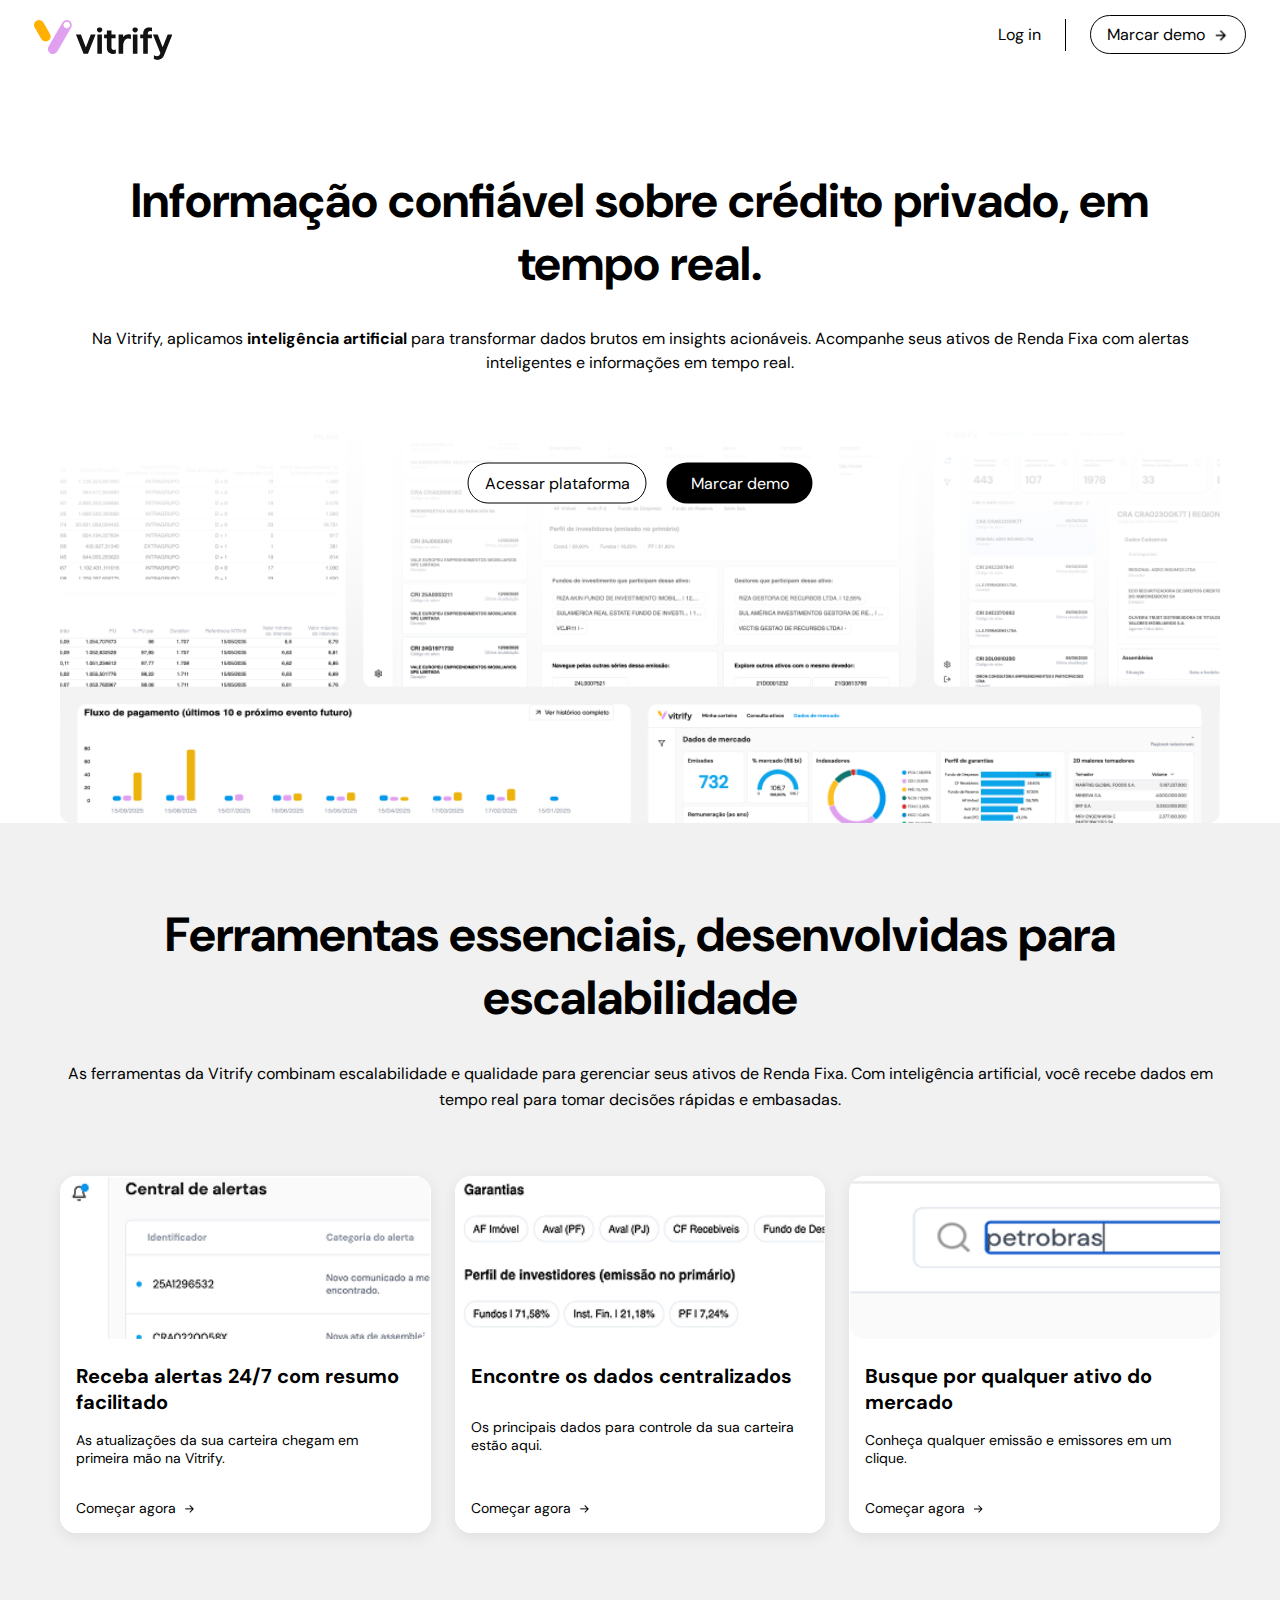
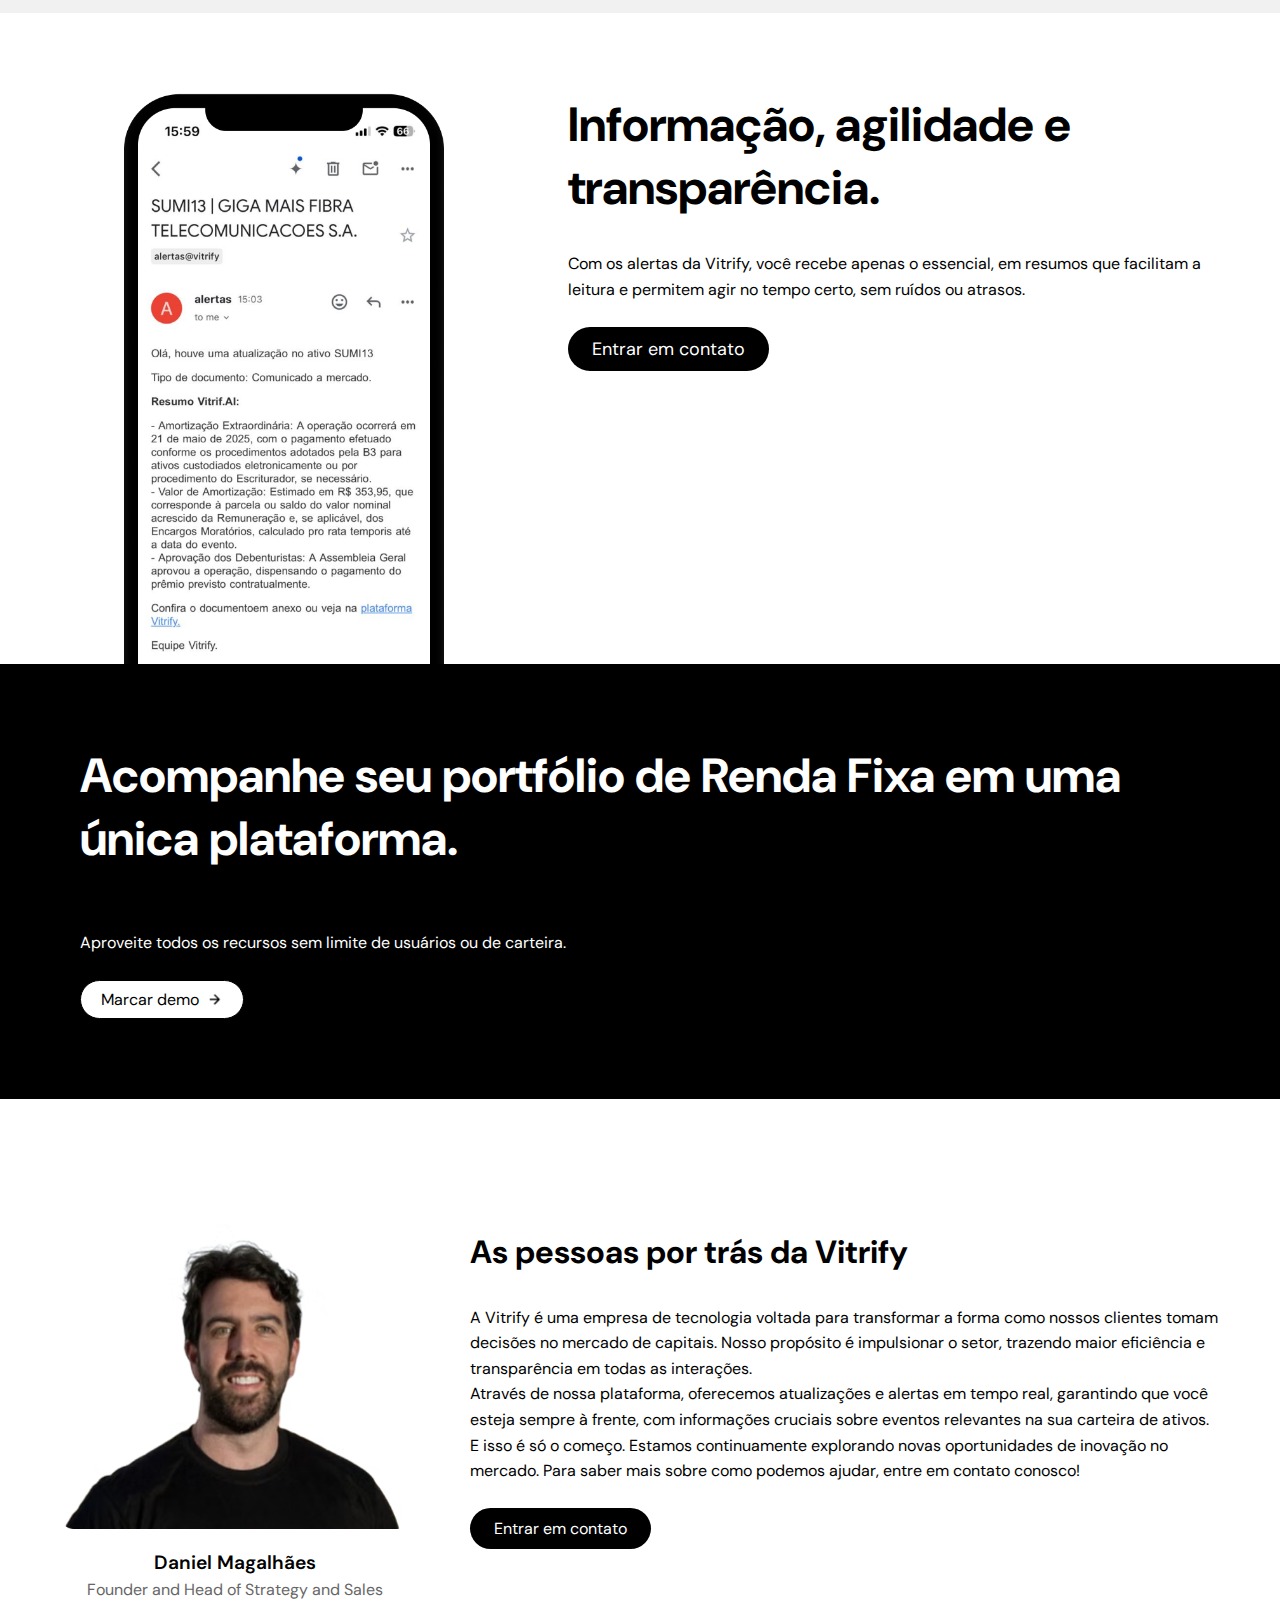
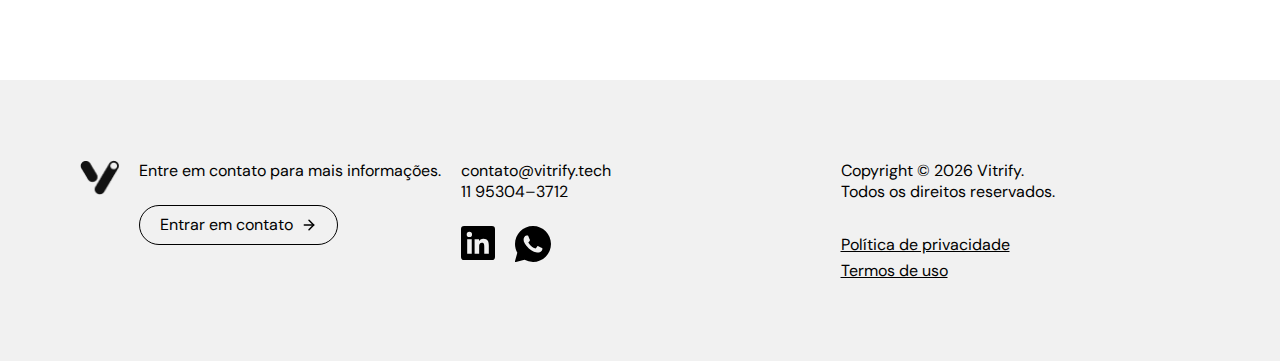
<file: index.html>
<!DOCTYPE html>
<html lang="pt-BR">
  <head>
    <meta charset="UTF-8" />
    <meta name="viewport" content="width=device-width, initial-scale=1.0" />
    <link rel="preconnect" href="https://fonts.googleapis.com" />
    <link rel="preconnect" href="https://fonts.googleapis.com" />
    <link rel="preconnect" href="https://fonts.gstatic.com" crossorigin />
    <link
      href="https://fonts.googleapis.com/css2?family=DM+Sans:ital,opsz,wght@0,9..40,100..1000;1,9..40,100..1000&family=Roboto:ital,wght@0,100..900;1,100..900&display=swap"
      rel="stylesheet"
    />
    <link rel="stylesheet" href="css/style.css" />
    <title>Vitrify</title>
    <link rel="icon" type="image/png" href="img/logoMark.svg" />
    <script src="carousel.js"></script>
    <script src="copywrite.js"></script>
  </head>
  <body>
    <section class="header">
      <a href="" class="logo-container">
        <img src="img/logo.svg" alt="logo vitrify" class="logo" />
        <img src="img/logoMark.svg" alt="logo vitrify" class="default-logo" />
      </a>
      <div class="header-buttons">
        <a
          class="login"
          href="https://app.vitrify.tech"
          target="_blank"
          rel="noopener noreferrer"
          >Log in</a
        >
        <div class="divider"></div>
        <a href="form.html" class="outline-button header-button"
          >Marcar demo<img
            class="cta-button-arrow"
            src="img/arrow-right.png"
            alt="Seta para a direita"
        /></a>
      </div>
    </section>

    <div class="hero">
      <h1 class="hero-title">
        Informação confiável sobre crédito privado, em tempo real.
      </h1>
      <p class="hero-subtitle">
        Na Vitrify, aplicamos <strong>inteligência artificial</strong> para
        transformar dados brutos em insights acionáveis. Acompanhe seus ativos
        de Renda Fixa com alertas inteligentes e informações em tempo real.
      </p>

      <div class="hero-buttons">
        <a href="form.html" class="hero-demo-button">Marcar demo</a>
        <a
          href="https://sua-plataforma.com"
          target="_blank"
          class="outline-button"
        >
          Acessar plataforma
        </a>
      </div>

      <div class="blurred-section-container">
        <div class="blurred-section">
          <img
            src="img/hero.png"
            alt="Blurred content"
            class="background-img"
          />
        </div>

        <div class="blur-overlay"></div>
        <div class="foreground-content">
          <div class="hero-buttons-foreground">
            <a href="form.html" class="hero-demo-button">Marcar demo</a>
            <a
              href="https://sua-plataforma.com"
              target="_blank"
              class="outline-button"
            >
              Acessar plataforma
            </a>
          </div>
        </div>
      </div>
    </div>

    <div class="text-content">
      <p class="text-content-title">
        Ferramentas essenciais, desenvolvidas para escalabilidade
      </p>
      <p class="text-content-subtitle">
        As ferramentas da Vitrify combinam escalabilidade e qualidade para
        gerenciar seus ativos de Renda Fixa. Com inteligência artificial, você
        recebe dados em tempo real para tomar decisões rápidas e embasadas.
      </p>

      <div class="cards-grid">
        <div class="alert-card">
          <div class="card-image-container">
            <img src="img/card1.png" alt="Alerta 1" class="card-image" />
            <img
              src="img/card1_tablet.png"
              alt="Alerta 1"
              class="card-image-tablet"
            />
            <img
              src="img/alert-desktop-1.png"
              alt="Alerta 1"
              class="card-image-desktop"
            />
          </div>
          <div class="card-text-container">
            <h2 class="card-title">
              Receba alertas 24/7 com resumo facilitado
            </h2>
            <p class="card-text">
              As atualizações da sua carteira chegam em primeira mão na Vitrify.
            </p>
            <a href="#" class="card-link"
              >Começar agora
              <span class="card-link-icon"
                ><img
                  src="img/short-arrow.png"
                  alt="Seta para a direita" /></span
            ></a>
          </div>
        </div>

        <div class="alert-card">
          <div class="card-image-container">
            <img src="img/card2.png" alt="Alerta 1" class="card-image" />
            <img
              src="img/card2_tablet.png"
              alt="Alerta 2"
              class="card-image-tablet"
            />
            <img
              src="img/alert-desktop-2.png"
              alt="Alerta 1"
              class="card-image-desktop"
            />
          </div>
          <div class="card-text-container">
            <h2 class="card-title">Encontre os dados centralizados</h2>
            <p class="card-text">
              Os principais dados para controle da sua carteira estão aqui.
            </p>
            <a href="#" class="card-link"
              >Começar agora
              <span class="card-link-icon"
                ><img
                  src="img/short-arrow.png"
                  alt="Seta para a direita" /></span
            ></a>
          </div>
        </div>

        <div class="alert-card">
          <div class="card-image-container">
            <img src="img/card3.png" alt="Relatórios" class="card-image" />
            <img
              src="img/card3_tablet.png"
              alt="Alerta 1"
              class="card-image-tablet"
            />
            <img
              src="img/alert-desktop-3.png"
              alt="Alerta 1"
              class="card-image-desktop"
            />
          </div>

          <div class="card-text-container">
            <h2 class="card-title">Busque por qualquer ativo do mercado</h2>
            <p class="card-text">
              Conheça qualquer emissão e emissores em um clique.
            </p>
            <a href="#" class="card-link"
              >Começar agora
              <span class="card-link-icon"
                ><img
                  src="img/rightArrow.svg"
                  alt="Seta para a direita" /></span
            ></a>
          </div>
        </div>
      </div>
    </div>

    <div class="text-content text-container-alert">
      <div class="text-container">
        <h2 class="text-content-title-alerts">
          Informação, agilidade e transparência.
        </h2>
        <p class="text-content-subtitle-alerts">
          Com os alertas da Vitrify, você recebe apenas o essencial, em resumos
          que facilitam a leitura e permitem agir no tempo certo, sem ruídos ou
          atrasos.
        </p>

        <div class="alert-cta-button">
          <a class="hero-demo-button alert-button" href="form.html"
            >Entrar em contato</a
          >
        </div>
      </div>

      <div class="alerts-img-container">
        <img src="img/iPhone.png" alt="mobile_alerts" class="mobile-alerts" />
      </div>
    </div>

    <div class="text-content-cta">
      <p class="text-content-cta-title">
        Acompanhe seu portfólio de Renda Fixa em uma única plataforma.
      </p>
      <p class="text-content-cta-subtitle">
        Aproveite todos os recursos sem limite de usuários ou de carteira.
      </p>
      <div class="text-content-cta-button">
        <a href="form.html" target="_blank" class="outline-button button-cta"
          >Marcar demo
          <img
            class="cta-button-arrow"
            src="img/arrow-right.png"
            alt="Seta para a direita"
        /></a>
      </div>
    </div>

    <div class="carousel-container">
      <div class="carousel-left">
        <img
          id="carousel-img"
          src="https://via.placeholder.com/350x350.png?text=Pessoa+1"
          alt="Pessoa"
        />
        <div class="carousel-name" id="carousel-name">Edson Lopes</div>
        <div class="carousel-role" id="carousel-role">Co-founder and CEO</div>
      </div>

      <div class="carousel-right">
        <h2 class="carousel-title">As pessoas por trás da Vitrify</h2>
        <p id="carousel-text" class="carousel-text">
          A Vitrify é uma empresa de tecnologia voltada para transformar a forma
          como nossos clientes tomam decisões no mercado de capitais. Nosso
          propósito é impulsionar o setor, trazendo maior eficiência e
          transparência em todas as interações.
        </p>
        <p id="carousel-text" class="carousel-text">
          Através de nossa plataforma, oferecemos atualizações e alertas em
          tempo real, garantindo que você esteja sempre à frente, com
          informações cruciais sobre eventos relevantes na sua carteira de
          ativos.
        </p>

        <p id="carousel-text" class="carousel-text">
          E isso é só o começo. Estamos continuamente explorando novas
          oportunidades de inovação no mercado. Para saber mais sobre como
          podemos ajudar, entre em contato conosco!
        </p>
        <div class="carousel-button">
          <a class="hero-demo-button" href="form.html">Entrar em contato</a>
        </div>
      </div>
    </div>

    <footer class="footer">
      <div class="footer-content">
        <div class="footer-col-logo logo-col">
          <img
            src="img/vitri-logo.png"
            alt="Vitrify Logo"
            class="footer-logo-1"
          />
          <img
            src="img/footer-logo-2.png"
            alt="Vitrify Logo"
            class="footer-logo-2"
          />
        </div>

        <div class="footer-col contact-col">
          <p class="contact-text">Entre em contato para mais informações.</p>
          <div class="footer-button">
            <a href="form.html" class="outline-button button-cta">
              Entrar em contato
              <img src="img/arrow-right-black.svg" alt="Seta para a direita" />
            </a>
          </div>
        </div>

        <div class="footer-col-info info-col">
          <p class="email">contato@vitrify.tech</p>
          <p class="phone">11 95304–3712</p>
          <div class="social-icons">
            <a
              href="https://www.linkedin.com/company/vitrify"
              target="_blank"
              aria-label="LinkedIn"
              class="social-icon"
            >
              <img src="img/in.svg" alt="LinkedIn" />
            </a>
            <a
              href="https://wa.me/5511953043712"
              target="_blank"
              aria-label="WhatsApp"
              class="social-icon"
            >
              <img src="img/whatsapp.svg" alt="WhatsApp" />
            </a>
          </div>
        </div>

        <div class="footer-col-legal legal-col">
          <div class="legal-links">
            <a class="legal-link" href="privacy.html"
              >Política de privacidade</a
            >
            <a class="legal-link" href="terms.html">Termos de uso</a>
          </div>
          <div>
            <p class="copyright">
              Copyright © <span id="year"></span> Vitrify.
            </p>
            <p class="rights">Todos os direitos reservados.</p>
          </div>
        </div>
      </div>
    </footer>
  </body>
</html>
</file>
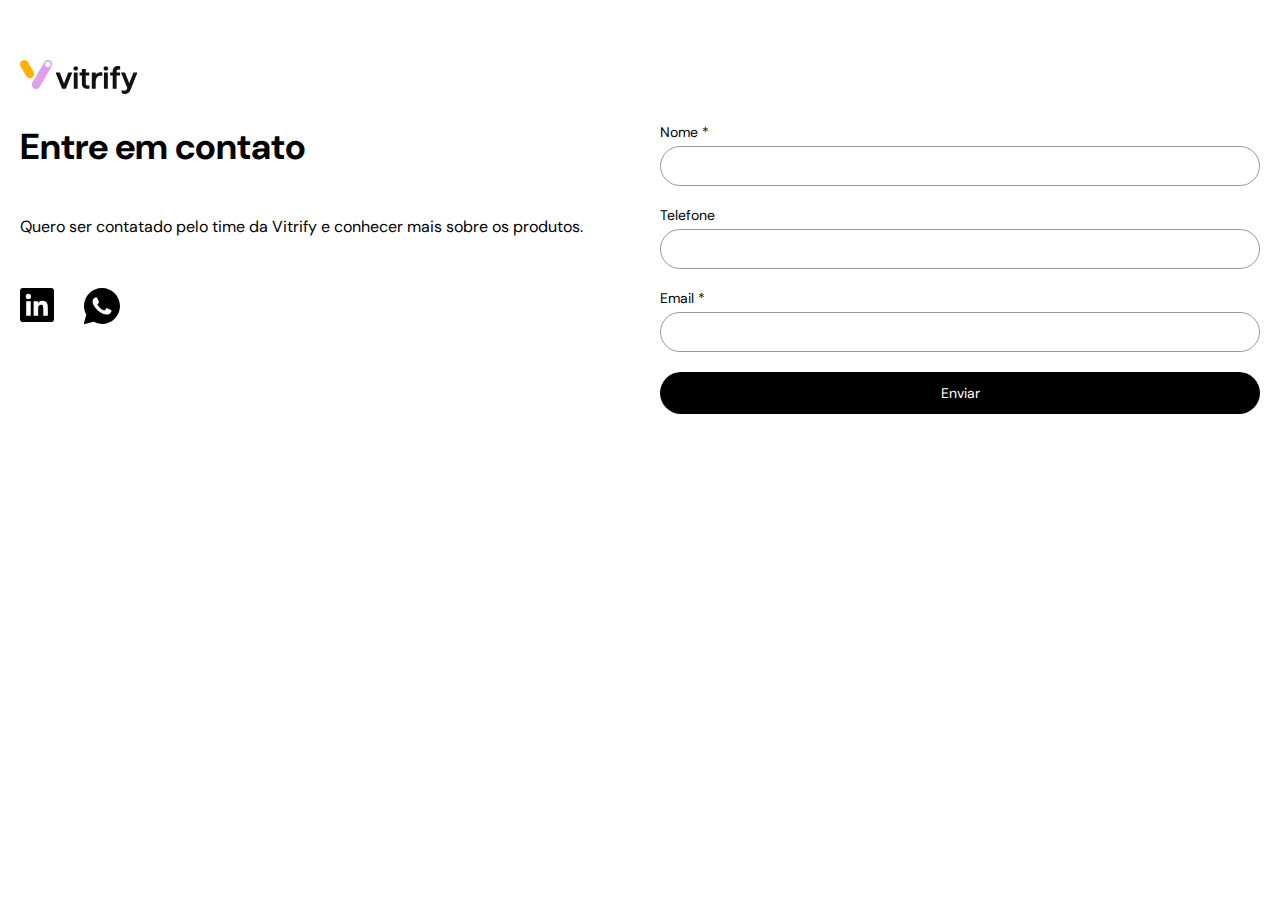
<file: form.html>
<!DOCTYPE html>
<html lang="pt-BR">
  <head>
    <meta charset="UTF-8" />
    <meta name="viewport" content="width=device-width, initial-scale=1.0" />
    <link rel="preconnect" href="https://fonts.googleapis.com" />
    <link rel="preconnect" href="https://fonts.googleapis.com" />
    <link rel="preconnect" href="https://fonts.gstatic.com" crossorigin />
    <link
      href="https://fonts.googleapis.com/css2?family=DM+Sans:ital,opsz,wght@0,9..40,100..1000;1,9..40,100..1000&family=Roboto:ital,wght@0,100..900;1,100..900&display=swap"
      rel="stylesheet"
    />
    <link rel="stylesheet" href="css/form.css" />
    <link rel="icon" type="image/png" href="img/logoMark.svg" />

    <script src="form-handler.js"></script>
    <title>Marcar Demo | Vitrify</title>
  </head>
  <body>
    <div class="container">
      <section class="header">
        <a href="index.html">
          <img src="img/logo.svg" alt="logo vitrify" height="34" />
        </a>
      </section>

      <section class="contact-section">
        <div class="contact-text">
          <h1 class="form-title">Entre em contato</h1>
          <p>
            Quero ser contatado pelo time da Vitrify e conhecer mais sobre os
            produtos.
          </p>

          <div class="social-icons">
            <a
              href="https://www.linkedin.com/company/vitrify"
              target="_blank"
              aria-label="LinkedIn"
              class="social-icon"
            >
              <img src="img/in.svg" alt="LinkedIn" />
            </a>
            <a
              href="https://wa.me/5511953043712"
              target="_blank"
              aria-label="WhatsApp"
              class="social-icon"
            >
              <img src="img/whatsapp.svg" alt="WhatsApp" />
            </a>
          </div>
        </div>

        <div class="contact-form">
          <form id="contact-form" action="#" method="post">
            <label for="nome">Nome *</label>
            <input type="text" id="nome" name="nome" required />

            <label for="telefone">Telefone</label>
            <input type="tel" id="telefone" name="telefone" />

            <label for="email">Email *</label>
            <input type="email" id="email" name="email" required />

            <button type="submit">Enviar</button>
          </form>
        </div>

        <p
          id="form-message"
          style="display: none; color: green; margin-top: 1rem"
        >
          Obrigado! Seu contato foi recebido.
        </p>
      </section>
    </div>
  </body>
</html>
</file>
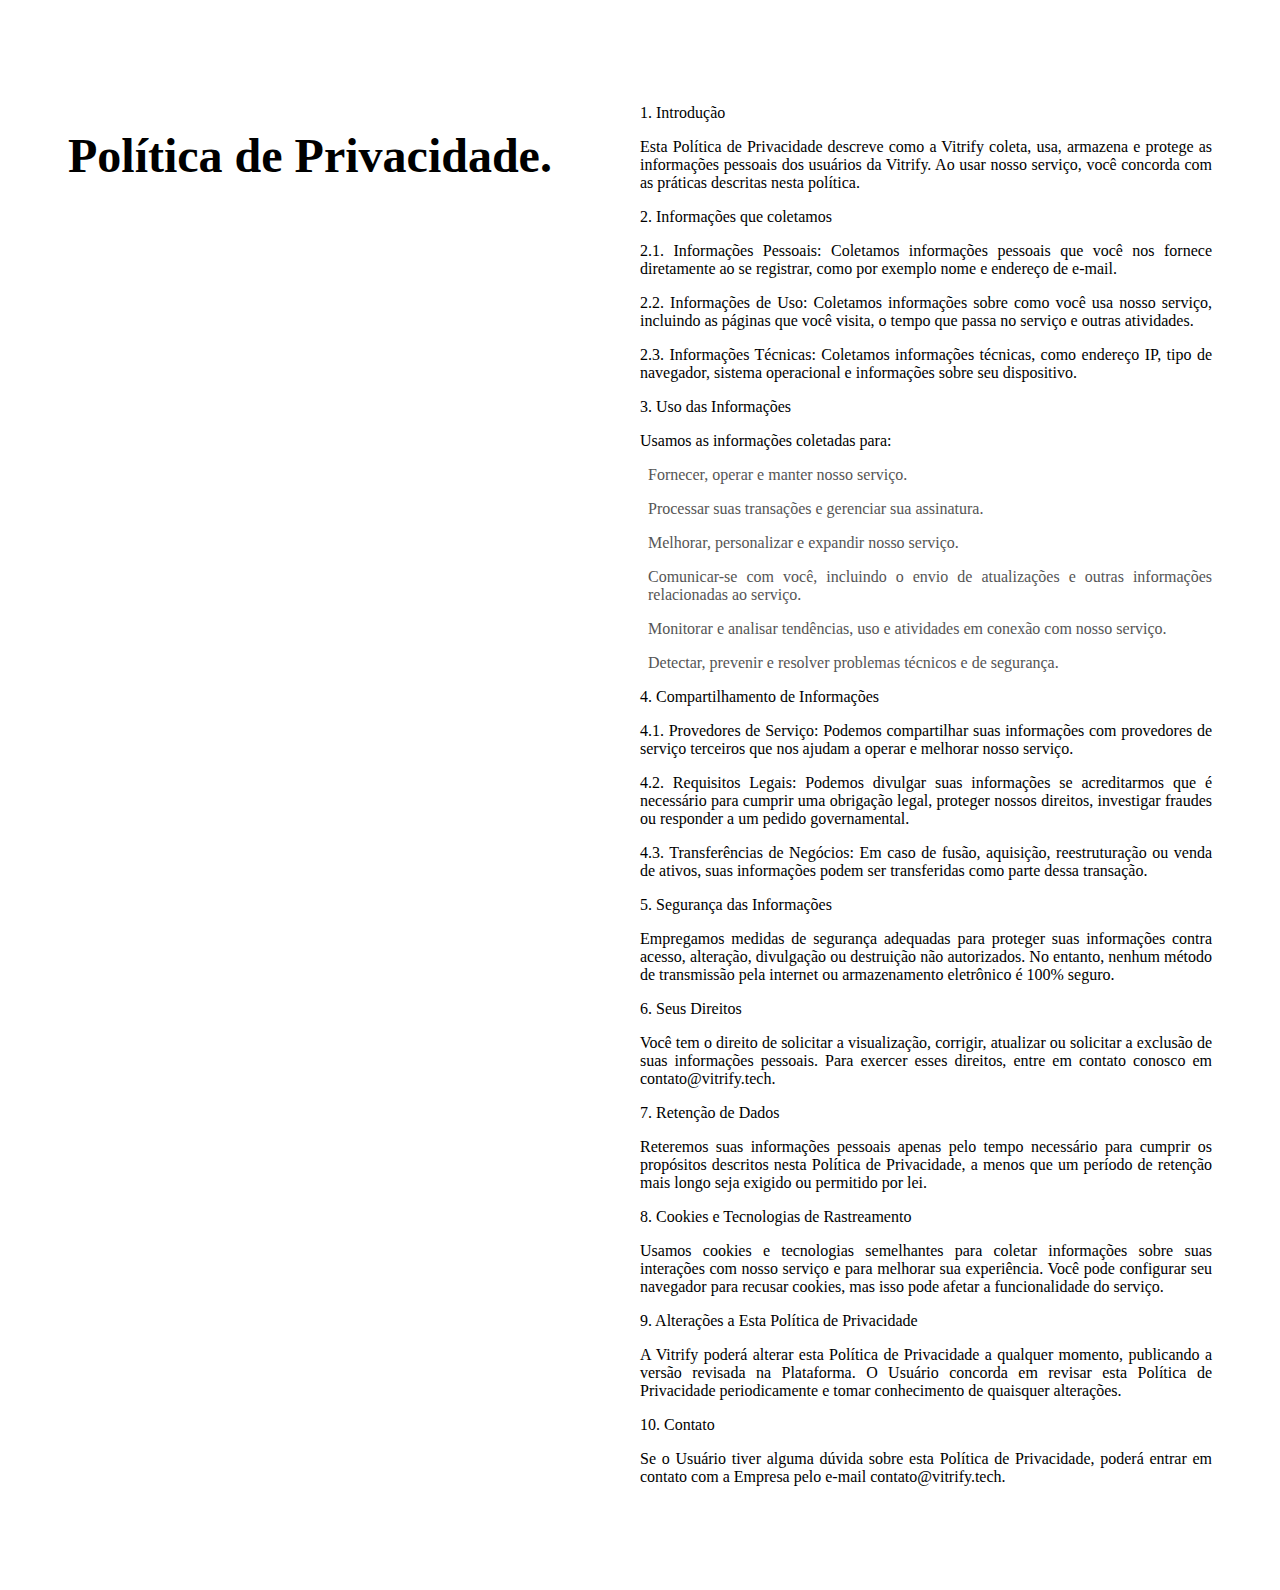
<file: privacy.html>
<!DOCTYPE html>
<html lang="pt-BR">
  <head>
    <meta charset="UTF-8" />
    <meta name="viewport" content="width=device-width, initial-scale=1.0" />
    <link rel="stylesheet" href="css/terms-policy.css" />
    <link rel="icon" type="image/png" href="img/logoMark.svg" />
    <title>Vitrify</title>
  </head>
  <body>
    <div class="container-terms-policy">
      <section>
        <h2 class="title-terms-policy">Política de Privacidade.</h2>
      </section>
      <section class="main-section-terms-policy">
        <div class="card">
          <p class="card-text">1. Introdução</p>
          <p class="card-text">
            Esta Política de Privacidade descreve como a Vitrify coleta, usa,
            armazena e protege as informações pessoais dos usuários da Vitrify.
            Ao usar nosso serviço, você concorda com as práticas descritas nesta
            política.
          </p>
        </div>

        <div class="card">
          <p class="card-text">2. Informações que coletamos</p>
          <p class="card-text">
            2.1. Informações Pessoais: Coletamos informações pessoais que você
            nos fornece diretamente ao se registrar, como por exemplo nome e
            endereço de e-mail.
          </p>
          <p class="card-text">
            2.2. Informações de Uso: Coletamos informações sobre como você usa
            nosso serviço, incluindo as páginas que você visita, o tempo que
            passa no serviço e outras atividades.
          </p>
          <p class="card-text">
            2.3. Informações Técnicas: Coletamos informações técnicas, como
            endereço IP, tipo de navegador, sistema operacional e informações
            sobre seu dispositivo.
          </p>
        </div>

        <div class="card">
          <p class="card-text">3. Uso das Informações</p>
          <p class="card-text">Usamos as informações coletadas para:</p>
          <ul class="card-list">
            <li>Fornecer, operar e manter nosso serviço.</li>
            <li>Processar suas transações e gerenciar sua assinatura.</li>
            <li>Melhorar, personalizar e expandir nosso serviço.</li>
            <li>
              Comunicar-se com você, incluindo o envio de atualizações e outras
              informações relacionadas ao serviço.
            </li>
            <li>
              Monitorar e analisar tendências, uso e atividades em conexão com
              nosso serviço.
            </li>
            <li>
              Detectar, prevenir e resolver problemas técnicos e de segurança.
            </li>
          </ul>
        </div>

        <div class="card">
          <p class="card-text">4. Compartilhamento de Informações</p>
          <p class="card-text">
            4.1. Provedores de Serviço: Podemos compartilhar suas informações
            com provedores de serviço terceiros que nos ajudam a operar e
            melhorar nosso serviço.
          </p>
          <p class="card-text">
            4.2. Requisitos Legais: Podemos divulgar suas informações se
            acreditarmos que é necessário para cumprir uma obrigação legal,
            proteger nossos direitos, investigar fraudes ou responder a um
            pedido governamental.
          </p>
          <p class="card-text">
            4.3. Transferências de Negócios: Em caso de fusão, aquisição,
            reestruturação ou venda de ativos, suas informações podem ser
            transferidas como parte dessa transação.
          </p>
        </div>

        <div class="card">
          <p class="card-text">5. Segurança das Informações</p>
          <p class="card-text">
            Empregamos medidas de segurança adequadas para proteger suas
            informações contra acesso, alteração, divulgação ou destruição não
            autorizados. No entanto, nenhum método de transmissão pela internet
            ou armazenamento eletrônico é 100% seguro.
          </p>
        </div>

        <div class="card">
          <p class="card-text">6. Seus Direitos</p>
          <p class="card-text">
            Você tem o direito de solicitar a visualização, corrigir, atualizar
            ou solicitar a exclusão de suas informações pessoais. Para exercer
            esses direitos, entre em contato conosco em contato@vitrify.tech.
          </p>
        </div>

        <div class="card">
          <p class="card-text">7. Retenção de Dados</p>
          <p class="card-text">
            Reteremos suas informações pessoais apenas pelo tempo necessário
            para cumprir os propósitos descritos nesta Política de Privacidade,
            a menos que um período de retenção mais longo seja exigido ou
            permitido por lei.
          </p>
        </div>

        <div class="card">
          <p class="card-text">8. Cookies e Tecnologias de Rastreamento</p>
          <p class="card-text">
            Usamos cookies e tecnologias semelhantes para coletar informações
            sobre suas interações com nosso serviço e para melhorar sua
            experiência. Você pode configurar seu navegador para recusar
            cookies, mas isso pode afetar a funcionalidade do serviço.
          </p>
        </div>

        <div class="card">
          <p class="card-text">9. Alterações a Esta Política de Privacidade</p>
          <p class="card-text">
            A Vitrify poderá alterar esta Política de Privacidade a qualquer
            momento, publicando a versão revisada na Plataforma. O Usuário
            concorda em revisar esta Política de Privacidade periodicamente e
            tomar conhecimento de quaisquer alterações.
          </p>
        </div>

        <div class="card">
          <p class="card-text">10. Contato</p>
          <p class="card-text">
            Se o Usuário tiver alguma dúvida sobre esta Política de Privacidade,
            poderá entrar em contato com a Empresa pelo e-mail
            contato@vitrify.tech.
          </p>
        </div>
      </section>
    </div>
  </body>
</html>
</file>
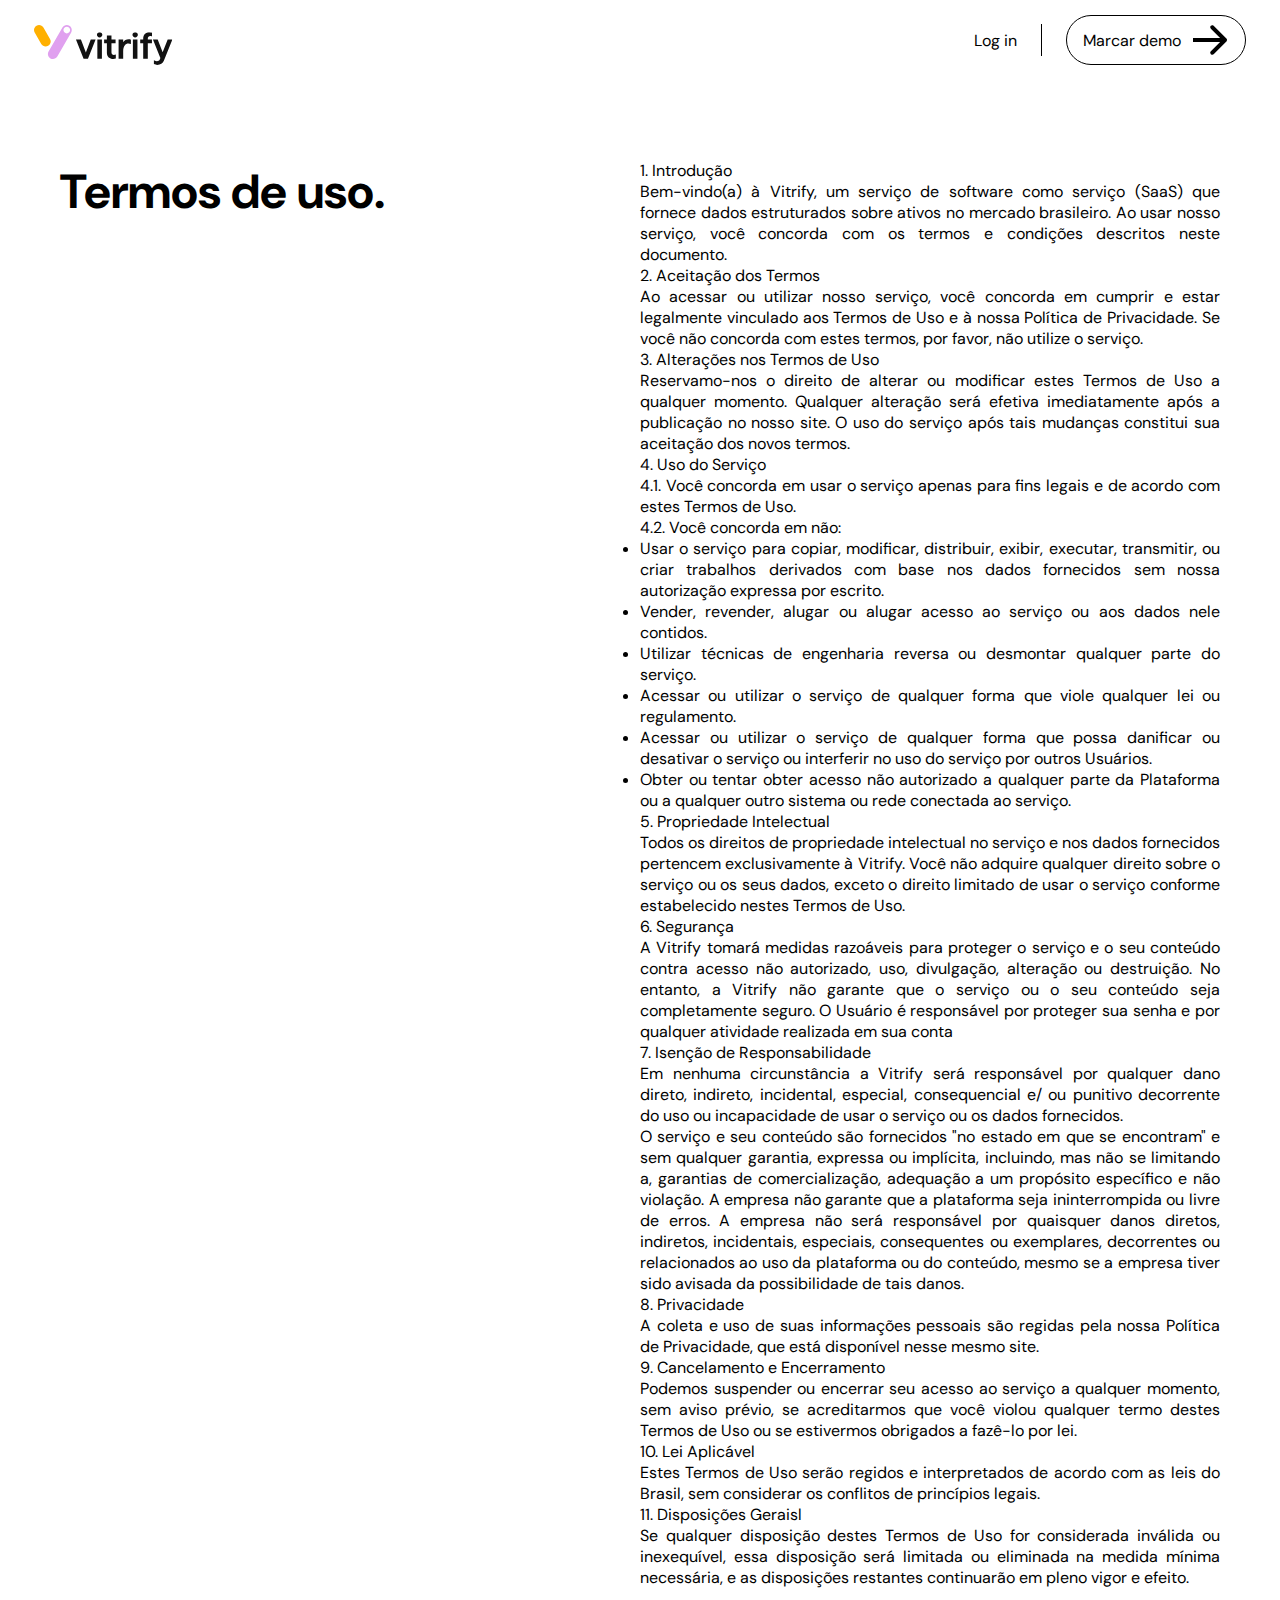
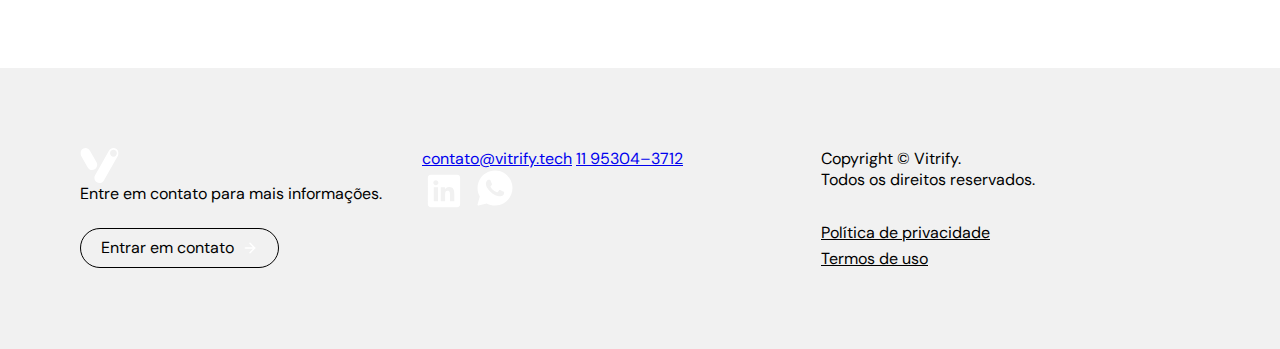
<file: terms.html>
<!DOCTYPE html>
<html lang="pt-BR">
  <head>
    <meta charset="UTF-8" />
    <meta name="viewport" content="width=device-width, initial-scale=1.0" />
    <link rel="preconnect" href="https://fonts.googleapis.com" />
    <link rel="preconnect" href="https://fonts.googleapis.com" />
    <link rel="preconnect" href="https://fonts.gstatic.com" crossorigin />
    <link
      href="https://fonts.googleapis.com/css2?family=DM+Sans:ital,opsz,wght@0,9..40,100..1000;1,9..40,100..1000&family=Roboto:ital,wght@0,100..900;1,100..900&display=swap"
      rel="stylesheet"
    />
    <link rel="stylesheet" href="css/style.css" />
    <link rel="stylesheet" href="css/terms-policy.css" />
    <link rel="icon" type="image/png" href="img/logoMark.svg" />
    <title>Vitrify</title>
  </head>
  <body>
    <section class="header">
      <a href="index.html" class="logo-container">
        <img src="img/logo.svg" alt="logo vitrify" class="logo" />
        <img src="img/logoMark.svg" alt="logo vitrify" class="default-logo" />
      </a>
      <div class="header-buttons">
        <a
          class="login"
          href="https://app.vitrify.tech"
          target="_blank"
          rel="noopener noreferrer"
          >Log in</a
        >
        <div class="divider"></div>
        <a href="form.html" class="outline-button header-button"
          >Marcar demo<img
            src="img/arrow.png"
            class="arrow arrow-header"
            alt="Seta para a direita"
          />
        </a>
      </div>
    </section>

    <div class="container-terms-policy">
      <section class="width-limit-terms">
        <h2 class="title-terms-policy">Termos de uso.</h2>
      </section>
      <section class="main-section-terms-policy">
        <div class="card">
          <p class="terms-policy-text">1. Introdução</p>
          <p class="terms-policy-text">
            Bem-vindo(a) à Vitrify, um serviço de software como serviço (SaaS)
            que fornece dados estruturados sobre ativos no mercado brasileiro.
            Ao usar nosso serviço, você concorda com os termos e condições
            descritos neste documento.
          </p>
        </div>

        <div class="card">
          <p class="terms-policy-text">2. Aceitação dos Termos</p>
          <p class="terms-policy-text">
            Ao acessar ou utilizar nosso serviço, você concorda em cumprir e
            estar legalmente vinculado aos Termos de Uso e à nossa Política de
            Privacidade. Se você não concorda com estes termos, por favor, não
            utilize o serviço.
          </p>
        </div>

        <div class="card">
          <p class="terms-policy-text">3. Alterações nos Termos de Uso</p>
          <p class="terms-policy-text">
            Reservamo-nos o direito de alterar ou modificar estes Termos de Uso
            a qualquer momento. Qualquer alteração será efetiva imediatamente
            após a publicação no nosso site. O uso do serviço após tais mudanças
            constitui sua aceitação dos novos termos.
          </p>
        </div>

        <div class="card">
          <p class="terms-policy-text">4. Uso do Serviço</p>
          <p class="terms-policy-text">
            4.1. Você concorda em usar o serviço apenas para fins legais e de
            acordo com estes Termos de Uso.
          </p>
          <p class="terms-policy-text">4.2. Você concorda em não:</p>
          <ul class="terms-policy-list">
            <li>
              Usar o serviço para copiar, modificar, distribuir, exibir,
              executar, transmitir, ou criar trabalhos derivados com base nos
              dados fornecidos sem nossa autorização expressa por escrito.
            </li>
            <li>
              Vender, revender, alugar ou alugar acesso ao serviço ou aos dados
              nele contidos.
            </li>
            <li>
              Utilizar técnicas de engenharia reversa ou desmontar qualquer
              parte do serviço.
            </li>
            <li>
              Acessar ou utilizar o serviço de qualquer forma que viole qualquer
              lei ou regulamento.
            </li>

            <li>
              Acessar ou utilizar o serviço de qualquer forma que possa
              danificar ou desativar o serviço ou interferir no uso do serviço
              por outros Usuários.
            </li>
            <li>
              Obter ou tentar obter acesso não autorizado a qualquer parte da
              Plataforma ou a qualquer outro sistema ou rede conectada ao
              serviço.
            </li>
          </ul>
        </div>

        <div class="card">
          <p class="terms-policy-text">5. Propriedade Intelectual</p>
          <p class="terms-policy-text">
            Todos os direitos de propriedade intelectual no serviço e nos dados
            fornecidos pertencem exclusivamente à Vitrify. Você não adquire
            qualquer direito sobre o serviço ou os seus dados, exceto o direito
            limitado de usar o serviço conforme estabelecido nestes Termos de
            Uso.
          </p>
        </div>

        <div class="card">
          <p class="terms-policy-text">6. Segurança</p>
          <p class="terms-policy-text">
            A Vitrify tomará medidas razoáveis para proteger o serviço e o seu
            conteúdo contra acesso não autorizado, uso, divulgação, alteração ou
            destruição. No entanto, a Vitrify não garante que o serviço ou o seu
            conteúdo seja completamente seguro. O Usuário é responsável por
            proteger sua senha e por qualquer atividade realizada em sua conta
          </p>
        </div>

        <div class="card">
          <p class="terms-policy-text">7. Isenção de Responsabilidade</p>
          <p class="terms-policy-text">
            Em nenhuma circunstância a Vitrify será responsável por qualquer
            dano direto, indireto, incidental, especial, consequencial e/ ou
            punitivo decorrente do uso ou incapacidade de usar o serviço ou os
            dados fornecidos.
          </p>
          <p class="terms-policy-text">
            O serviço e seu conteúdo são fornecidos "no estado em que se
            encontram" e sem qualquer garantia, expressa ou implícita,
            incluindo, mas não se limitando a, garantias de comercialização,
            adequação a um propósito específico e não violação. A empresa não
            garante que a plataforma seja ininterrompida ou livre de erros. A
            empresa não será responsável por quaisquer danos diretos, indiretos,
            incidentais, especiais, consequentes ou exemplares, decorrentes ou
            relacionados ao uso da plataforma ou do conteúdo, mesmo se a empresa
            tiver sido avisada da possibilidade de tais danos.
          </p>
        </div>

        <div class="card">
          <p class="terms-policy-text">8. Privacidade</p>
          <p class="terms-policy-text">
            A coleta e uso de suas informações pessoais são regidas pela nossa
            Política de Privacidade, que está disponível nesse mesmo site.
          </p>
        </div>

        <div class="card">
          <p class="terms-policy-text">9. Cancelamento e Encerramento</p>
          <p class="terms-policy-text">
            Podemos suspender ou encerrar seu acesso ao serviço a qualquer
            momento, sem aviso prévio, se acreditarmos que você violou qualquer
            termo destes Termos de Uso ou se estivermos obrigados a fazê-lo por
            lei.
          </p>
        </div>

        <div class="card">
          <p class="terms-policy-text">10. Lei Aplicável</p>
          <p class="terms-policy-text">
            Estes Termos de Uso serão regidos e interpretados de acordo com as
            leis do Brasil, sem considerar os conflitos de princípios legais.
          </p>
        </div>

        <div class="card">
          <p class="terms-policy-text">11. Disposições Geraisl</p>
          <p class="terms-policy-text">
            Se qualquer disposição destes Termos de Uso for considerada inválida
            ou inexequível, essa disposição será limitada ou eliminada na medida
            mínima necessária, e as disposições restantes continuarão em pleno
            vigor e efeito.
          </p>
        </div>
      </section>
    </div>

    <footer class="footer">
           <div class="footer-content">
        <div class="footer-first-column">
          <div class="footer-col-logo logo-col">
            <img
              src="img/footer-logo.svg"
              alt="Vitrify Logo"
              class="footer-logo-1"
            />
            <img
              src="img/logo-name.svg"
              alt="Vitrify Logo"
              class="footer-logo-2"
            />
          </div>
          <div class="footer-col contact-col">
            <p class="contact-text">Entre em contato para mais informações.</p>
            <div class="footer-button">
              <a href="form.html" class="outline-button button-cta footer">
                Entrar em contato
                <img
                  class="arrow"
                  src="img/arrow-right.svg"
                  alt="Seta para a direita"
                />
              </a>
            </div>
          </div>
        </div>

        <div class="footer-col-info info-col">
          <div>
            <a class="email" href="mailto:contato@vitrify.tech"
              >contato@vitrify.tech</a
            >
            <a class="phone" href="tel:11953043712">11 95304–3712</a>
          </div>

          <div class="social-icons">
            <a
              href="https://www.linkedin.com/company/vitrify"
              target="_blank"
              aria-label="LinkedIn"
              class="social-icon"
            >
              <img src="img/in-icon.svg" alt="LinkedIn" />
            </a>
            <a
              href="https://wa.me/5511953043712"
              target="_blank"
              aria-label="WhatsApp"
              class="social-icon"
            >
              <img src="img/whatsapp-icon.svg" alt="WhatsApp" />
            </a>
          </div>
        </div>

        <div class="footer-col-legal legal-col">
          <div class="legal-links">
            <a class="legal-link" href="privacy.html"
              >Política de privacidade</a
            >
            <a class="legal-link" href="terms.html">Termos de uso</a>
          </div>
          <div>
            <p class="copyright">
              Copyright © <span id="year"></span> Vitrify.
            </p>
            <p class="rights">Todos os direitos reservados.</p>
          </div>
        </div>
      </div>
      
    </footer>
  </body>
</html>
</file>
<file: css/style.css>
* {
  margin: 0;
  padding: 0;
  box-sizing: border-box;
  background-color: #fff;
  font-family: "DM Sans", sans-serif;
}

.header {
  display: flex;
  gap: 1rem;
  align-items: center;
  justify-content: space-between;
  padding: 1rem;
  position: sticky;
  top: 0;
  z-index: 1000;
}

@media screen and (min-width: 768px) {
  .header {
    padding: 15px 34px;
  }
}

.logo-container {
  height: 30px;
  width: 33px;
}

.default-logo {
  display: inline;
  height: 30px;
  width: 33px;
}

.logo {
  display: none;
}

@media screen and (min-width: 768px) {
  .default-logo {
    display: none;
  }

  .logo {
    display: inline;
  }
}

.logo {
  height: 4rem;
}

@media screen and (min-width: 768px) {
  .logo {
    height: 2.5rem;
  }
}

.header-buttons {
  display: flex;
  align-items: center;
  gap: 24px;
}

@media screen and (min-width: 768px) {
  .header-button {
    gap: 8px;
  }
}

.login {
  display: none;
}

@media screen and (min-width: 768px) {
  .login {
    display: inline-block;
    text-decoration: none;
    color: #000;
    font-size: 1rem;
  }
}

.demo-button {
  align-items: center;
  gap: 0.5rem;
  border: 1px solid #000;
  padding: 6px 1rem;
  border-radius: 1rem;
  text-decoration: none;
  font-size: 1rem;
}

.demo-button-arrow {
  display: none;
}
/* .demo-button-arrow {
  height: 1rem;
} */

.header-demo-button {
  align-items: center;
}

.hero {
  padding: 40px 24px 0 24px;
}

@media screen and (min-width: 768px) {
  .hero {
    padding: 100px 60px 0 60px;
  }
}

.divider {
  display: none;
}

@media screen and (min-width: 768px) {
  .divider {
    display: block;
    height: 2rem;
    border-left: 1px solid #000;
  }
}

/* .divider {
  height: 2rem;
  border-left: 2px solid #000;
} */

.hero-title {
  font-size: 2rem;
  text-align: center;
  margin-bottom: 2rem;
}

@media screen and (min-width: 768px) {
  .hero-title {
    font-size: 40px;
    text-align: center;
  }
}

@media screen and (min-width: 1024px) {
  .hero-title {
    font-size: 48px;
    text-align: center;
  }
}

.hero-subtitle {
  font-size: 1rem;
  text-align: justify;
  line-height: 1.5;
  margin-bottom: 48px;
}

@media screen and (min-width: 768px) {
  .hero-subtitle {
    font-size: 1rem;
  }
}

@media screen and (min-width: 1024px) {
  .hero-subtitle {
    font-size: 16px;
    text-align: center;
  }
}

/* .hero-buttons {
  display: flex;
  gap: 1rem;
  flex-direction: column;
  align-items: center;
  justify-content: center;
  margin-top: 48px;
  z-index: 10;
} */

.hero-buttons {
  display: none;
}

@media screen and (min-width: 768px) {
  .hero-buttons {
    display: none;
  }
}

.hero-demo-button,
.outline-button {
  display: flex;
  align-items: center;
  white-space: nowrap;
  flex: 0 0 auto;
  padding: 10px 24px;
  border-radius: 999px;
  font-size: 16px;
  text-decoration: none;
}

@media screen and (min-width: 1024px) {
  .hero-buttons {
    flex-direction: row;
  }
}

.outline-button {
  border: 1px solid #000;
  border-radius: 999px;
  padding: 0.5rem 1rem;
  text-decoration: none;
  color: #000;
  text-align: center;
}

.outline-button:hover {
  background: #f5f5f5;
}

.hero-image {
  display: none;
}

@media screen and (min-width: 768px) {
  .hero-image {
    display: block;
    width: 100%;
    height: auto;
    padding: 4rem 1rem;
  }
}

.hero-demo-button {
  background-color: #000000;
  color: #fff;
  border-radius: 999px;
  text-decoration: none;
  text-align: center;
  display: inline-block;
}

@media screen and (min-width: 1024px) {
  .hero-demo-button {
    display: flex;
    align-items: center;
    justify-content: center;
    text-align: center;
    justify-content: center;
  }
}

.text-content {
  background-color: #f1f1f1;
  padding: 40px 24px;
  text-align: center;
}

@media screen and (min-width: 768px) {
  .text-content {
    padding: 80px 60px;
  }
}

.text-content-title {
  background-color: #f1f1f1;
  font-size: 32px;
  font-weight: 700;
  margin-bottom: 32px;
}

@media screen and (min-width: 768px) {
  .text-content-title {
    font-size: 40px;
  }
}

@media screen and (min-width: 1024px) {
  .text-content-title {
    font-size: 48px;
  }
}

.text-content-subtitle {
  background-color: #f1f1f1;
  font-size: 16px;
  line-height: 1.6;
  font-weight: 400;
  margin-bottom: 24px;
  text-align: center;
}

@media screen and (min-width: 768px) {
  .text-content-subtitle {
    font-size: 16px;
    margin-bottom: 40px;
  }
}

@media screen and (min-width: 1024px) {
  .text-content-subtitle {
    margin-bottom: 64px;
  }
}

.text-content-cta-title-alerts {
  font-size: 36px;
  font-weight: 700;
  margin-bottom: 20px;
}

.text-content-title-alerts {
  font-size: 32px;
  font-weight: 700;
  margin-bottom: 32px;
}

@media screen and (min-width: 768px) {
  .text-content-title-alerts {
    font-size: 40px;
    font-weight: 700;
    margin-bottom: 32px;
  }
}

@media screen and (min-width: 1024px) {
  .text-content-title-alerts {
    font-size: 48px;
  }
}
.text-content-subtitle-alerts {
  font-size: 16px;
  line-height: 1.6;
  margin-bottom: 24px;
}

.text-container-alert {
  padding: 40px 24px 0 24px;
  background-color: #fff;
  text-align: left;
}

@media screen and (min-width: 768px) {
  .text-container-alert {
    display: flex;
    gap: 60px;
    flex-direction: row-reverse;
    padding: 80px 60px 0 60px;
  }
}

.mobile-alerts {
  width: 320px;
}

.alert-cta-button {
  display: flex;
  justify-content: start;
  background-color: #ffffff;
}

@media screen and (min-width: 768px) {
  .alert-button {
    font-size: 18px;
  }
}

.alerts-img-container {
  display: flex;
  justify-content: center;
  margin-top: 60px;
}

@media screen and (min-width: 768px) {
  .alerts-img-container {
    margin-top: 0;
  }
}

@media screen and (min-width: 1024px) {
  .alerts-img-container {
    margin: 0 64px;
  }
}

.cards-grid {
  display: grid;
  background-color: #f1f1f1;
  grid-template-columns: 1fr;
  gap: 24px;
  margin-top: 2rem;
}

@media screen and (min-width: 768px) {
  .cards-grid {
    grid-template-columns: repeat(3, 1fr);
    gap: 2rem;
  }
}

@media screen and (min-width: 1024px) {
  .cards-grid {
    gap: 24px;
  }
}

.alert-card {
  display: flex;
  flex-direction: column;
  justify-content: flex-start;
  border-radius: 16px;
  background-color: #fff; /* Ensure white card background */
  box-shadow: 0px 4px 15px rgba(0, 0, 0, 0.08);
  overflow: hidden;
  height: 100%;
}

.card-text-container {
  padding: 24px 16px 16px 16px;
  flex-grow: 1;
  display: flex;
  flex-direction: column;
  justify-content: space-between;
  text-align: left;
}

.card-title {
  font-size: 1.25rem;
  font-weight: 700;
  margin-bottom: 1rem;
}

@media screen and (min-width: 768px) {
  .card-title {
    font-size: 20px;
  }
}

.card-image {
  display: block;
  width: 100%;

  border-radius: 16px;
}

.card-image-container {
  border-radius: 16px;
  overflow: hidden;
}

.card-image-tablet {
  display: none;
}

.card-image-desktop {
  display: none;
}

@media screen and (min-width: 768px) {
  .card-image {
    display: none;
  }

  .card-image-tablet {
    display: block;
    width: 100%;
    border-radius: 16px;
  }
  .card-image-desktop {
    display: none;
  }
}

@media screen and (min-width: 1024px) {
  .card-image {
    display: none;
  }

  .card-image-tablet {
    display: none;
  }
  .card-image-desktop {
    display: block;
    width: 100%;
    border-radius: 16px;
  }
}
.card-text {
  font-size: 16px;
  margin-bottom: 32px;
}

@media screen and (min-width: 768px) {
  .card-text {
    font-size: 14px;
  }
}

.card-link {
  display: flex;
  gap: 0.5rem;
  align-content: center;
  flex-wrap: wrap;
  font-size: 14px;
  text-decoration: none;
  color: #000;
  align-content: end;
}

@media screen and (min-width: 768px) {
  .card-link {
    align-content: end;
  }
}

.text-content-cta {
  background-color: #000000;
  color: #ffffff;
  text-align: center;
  padding: 40px 24px;
}

@media screen and (min-width: 768px) {
  .text-content-cta {
    display: flex;
    flex-direction: column;
    justify-content: center;
    padding: 80px;
  }
}

.text-content-cta-title {
  background-color: #000000;
  color: #ffffff;
  font-size: 32px;
  font-weight: 700;
  margin-bottom: 60px;
  text-align: left;
}

@media screen and (min-width: 768px) {
  .text-content-cta-title {
    font-size: 40px;
  }
}

@media screen and (min-width: 1024px) {
  .text-content-cta-title {
    font-size: 48px;
  }
}

.text-content-cta-subtitle {
  background-color: #000000;
  font-size: 16px;
  line-height: 1.6;
  color: #ffffff;
  text-align: left;
  margin-bottom: 24px;
}

.text-content-cta-button {
  background-color: #000000;
  display: flex;
  justify-content: start;
}

.text-content-cta-button {
  display: flex;
  justify-content: start;
}

.button-cta {
  border-color: #000000;
  display: flex;
  font-size: 16px;
  gap: 0.5rem;
  padding: 6px 20px;
  font-weight: 400;
  align-items: center;
  line-height: 160%;
}

.cta-button-arrow {
  height: 16px;
  width: 16px;
}
.carousel-container {
  display: flex;
  gap: 40px;
  padding: 40px 24px;
  position: relative;
  flex-direction: column-reverse;
}

@media screen and (min-width: 768px) {
  .carousel-container {
    flex-direction: row;
    align-items: center;
    padding: 80px 60px;
    gap: 60px;
  }
}

.carousel-left {
  text-align: center;
  flex: 1;
  position: relative;
}

@media screen and (min-width: 1024px) {
  .carousel-left {
    flex: none;
  }
}

.carousel-left img {
  width: 100%;
  max-width: 350px;
  border-radius: 8px;
}

.carousel-name {
  font-size: 1.2rem;
  font-weight: 600;
  margin-top: 16px;
}

.carousel-role {
  font-size: 1rem;
  color: #666;
  margin-top: 4px;
}

.nav-arrows {
  position: absolute;
  background-color: transparent;
  left: -10px;
  right: -10px;
  min-width: 300px;
  top: 50%;
  display: flex;
  justify-content: space-between;
  transform: translateY(-50%);
}

@media screen and (min-width: 768px) {
  .nav-arrows {
    left: -10px;
    right: 10px;
    min-width: 300px;
  }
}

@media screen and (min-width: 1024px) {
  .nav-arrows {
    left: -10px;
    right: 10px;
    min-width: 300px;
  }
}

.nav-arrows button {
  background: none;
  border: none;
  font-size: 3rem;
  color: #000;
  cursor: pointer;
  padding: 10px;
  transition: color 0.3s;
}

.nav-arrows button:hover {
  color: #0056b3;
}

.carousel-title {
  font-size: 32px;
  margin-bottom: 32px;
}

.carousel-right {
  flex: 1;
}

.carousel-text {
  font-size: 16px;
  line-height: 160%;
}

.carousel-button {
  display: flex;
  justify-content: start;
  margin-top: 24px;
}

@media screen and (min-width: 768px) {
  .carousel-button {
    margin-top: 24px;
  }
}

.blurred-section-container {
  position: relative;
  width: 100%;
  padding-top: -12rem;
  height: 400px;
  overflow: hidden;

  border-radius: 12px;
}

.blurred-section {
  position: relative;
  width: 100%;
  height: 450px;
  overflow: hidden;
  margin: 0 auto;
  border-radius: 12px;
}

.background-img {
  width: 100%;
  height: 100%;
  object-fit: cover;
  transform: scale(1);
}

.blur-overlay {
  position: absolute;
  top: 0;
  left: 0;
  width: 100%;
  height: 100%;
  background: linear-gradient(
    to bottom,
    white 0%,
    rgba(255, 255, 255, 0.7) 30%,
    rgba(255, 255, 255, 0) 60%
  );
  z-index: 1;
}

.foreground-content {
  display: none;
}

.hero-buttons-foreground {
  display: flex;
  gap: 1rem;
  flex-direction: column;
}

.foreground-content {
  display: block;
  position: absolute;
  top: 15%;
  left: 50%;
  transform: translate(-50%, -50%);
  z-index: 2;
  text-align: center;
}

@media screen and (min-width: 768px) {
  .foreground-content {
    display: block;
    position: absolute;
    top: 15%;
    left: 50%;
    transform: translate(-50%, -50%);
    z-index: 2;
    text-align: center;
  }
}

@media screen and (min-width: 768px) {
  .hero-buttons-foreground {
    display: flex;
    gap: 20px;
    flex-direction: row-reverse;
  }
}

.btn {
  padding: 1em 2em;
  margin: 0 0.5em;
  border: none;
  border-radius: 999px;
  font-size: 1rem;
  cursor: pointer;
}

.btn-black {
  background-color: black;
  color: white;
}

.btn-white {
  background-color: white;
  color: black;
  border: 1px solid black;
}

/*  */

.footer * {
  background: #f1f1f1;
}

.footer-content {
  padding: 40px 24px;
}

.footer-logo-1 {
  width: 39px;
  height: 35px;
}

.footer-content {
  display: flex;
  flex-direction: column;
  gap: 64px;
  text-align: center;
}

.footer-button {
  display: flex;
}

.footer-col {
  display: flex;
  flex-direction: column;
  gap: 24px;
}

.footer-col-info {
  display: flex;
  flex-direction: column;
  justify-content: center;
}
.footer-col-logo {
  display: flex;
  flex-direction: row;
  gap: 10px;
  justify-content: center;
}

.phone {
  margin-bottom: 24px;
}

.footer-logo {
  width: 120px;
  height: auto;
}

.social-icons {
  display: flex;
  gap: 30px;
  justify-content: center;
}

.social-icon {
  width: 24px;
  height: 24px;
}

.footer-col-legal {
  display: flex;
  flex-direction: column;
  gap: 32px;
}

.legal-links {
  display: flex;
  flex-direction: column;
  gap: 5px;
}

.legal-link {
  color: #000000;
}

@media (min-width: 768px) {
  .footer-content {
    display: grid;
    grid-template-columns: 1fr max-content;
    grid-template-rows: auto auto;
    gap: 80px;
    padding: 80px;
  }

  .footer-logo-2 {
    display: none;
  }

  .logo-col {
    grid-column: 1;
    grid-row: 1;
    justify-content: flex-start;
  }

  .footer-col-logo {
    grid-column: 1;
    grid-row: 1;
  }

  .footer-col-info {
    grid-column: 1;
    grid-row: 1;
    justify-content: flex-start;
  }

  .contact-col {
    grid-column: 2;
    grid-row: 1;
    align-items: flex-end;
    text-align: right;
  }

  .info-col {
    grid-column: 1;
    grid-row: 2;
    align-items: flex-start;
  }

  .legal-col {
    grid-column: 2;
    grid-row: 2;
    align-items: flex-end;
    text-align: right;
    flex-direction: column-reverse;
  }

  .social-icons {
    grid-column: 1;
    grid-row: 3;
  }

  .legal-links {
    grid-column: 2;
    grid-row: 3;
    align-items: flex-end;
  }
}

@media (min-width: 1024px) {
  .footer-content {
    display: grid;
    grid-template-columns: max-content max-content 1fr 1fr;
    grid-template-rows: 1fr;
    gap: 20px;
  }

  .logo-col {
    grid-column: 1;
    grid-row: 1;
  }

  .contact-col {
    grid-column: 2;
    grid-row: 1;
    align-items: flex-start;
    text-align: left;
  }

  .info-col {
    grid-column: 3;
    grid-row: 1;
  }

  .legal-col {
    grid-column: 4;
    grid-row: 1;
    align-items: flex-start;
    text-align: left;
  }

  .social-icons {
    grid-column: auto;
    grid-row: auto;
  }

  .legal-links {
    grid-column: auto;
    grid-row: auto;
    align-items: flex-start;
  }

  .contact-btn {
    text-align: left;
  }
}
</file>
<file: css/form.css>
* {
  margin: 0;
  padding: 0;
  box-sizing: border-box;
  background-color: #fff;
  font-family: "DM Sans", sans-serif;
}

.header {
  margin-bottom: 24px;
}

.container {
  padding: 60px 20px;
  background: #fff;
}

.contact-section {
  display: grid;
  grid-template-columns: 1fr;
  gap: 40px;
}

.form-title {
  font-size: 28px;
  margin-bottom: 20px;
}

@media screen and (min-width: 768px) {
  .contact-section {
    grid-template-columns: 1fr 1fr;
  }
}

@media screen and (min-width: 768px) {
  .form-title {
    font-size: 36px;
  }
}

.contact-text {
  display: flex;
  flex-direction: column;
  gap: 24px;
}

.social-icons {
  display: flex;
  gap: 30px;
}
.contact-text p {
  font-size: 16px;
  line-height: 1.6;
  color: #000;
  margin-bottom: 24px;
}

.contact-icons {
  margin-top: 30px;
}

.contact-icons a {
  display: inline-block;
  margin-right: 15px;
}

.contact-icons img {
  width: 32px;
  height: 32px;
}

.contact-form form {
  display: flex;
  flex-direction: column;
}

.contact-form label {
  margin-bottom: 5px;
  font-size: 14px;
  color: #000;
}

.contact-form input {
  border: 1px solid #999;
  border-radius: 999px;
  padding: 10px 15px;
  margin-bottom: 20px;
  font-size: 14px;
  outline: none;
}

.contact-form button {
  background-color: #000;
  color: #fff;
  border: none;
  border-radius: 999px;
  padding: 12px;
  font-size: 14px;
  cursor: pointer;
  transition: background 0.3s ease;
}
</file>
<file: css/terms-policy.css>
.container-terms-policy {
  display: grid;
  grid-template-columns: 1fr 1fr;
  padding: 40px 16px;
}

.title-terms-policy {
  font-size: 32px;
}

@media screen and (min-width: 768px) {
  .title-terms-policy {
    font-size: 48px;
  }

  .container-terms-policy {
    padding: 80px 60px;
  }
}
.terms-policy-container {
  padding: 1rem;
}

.main-section-terms-policy {
  text-align: justify;
}

.card-text {
  margin-bottom: 1rem;
}

.card-list {
  list-style: none;
  padding-left: 0.5rem;
  margin-bottom: 1rem;
  color: #555;
}

.card-list li {
  margin-bottom: 1rem;
  color: #555;
}
</file>
